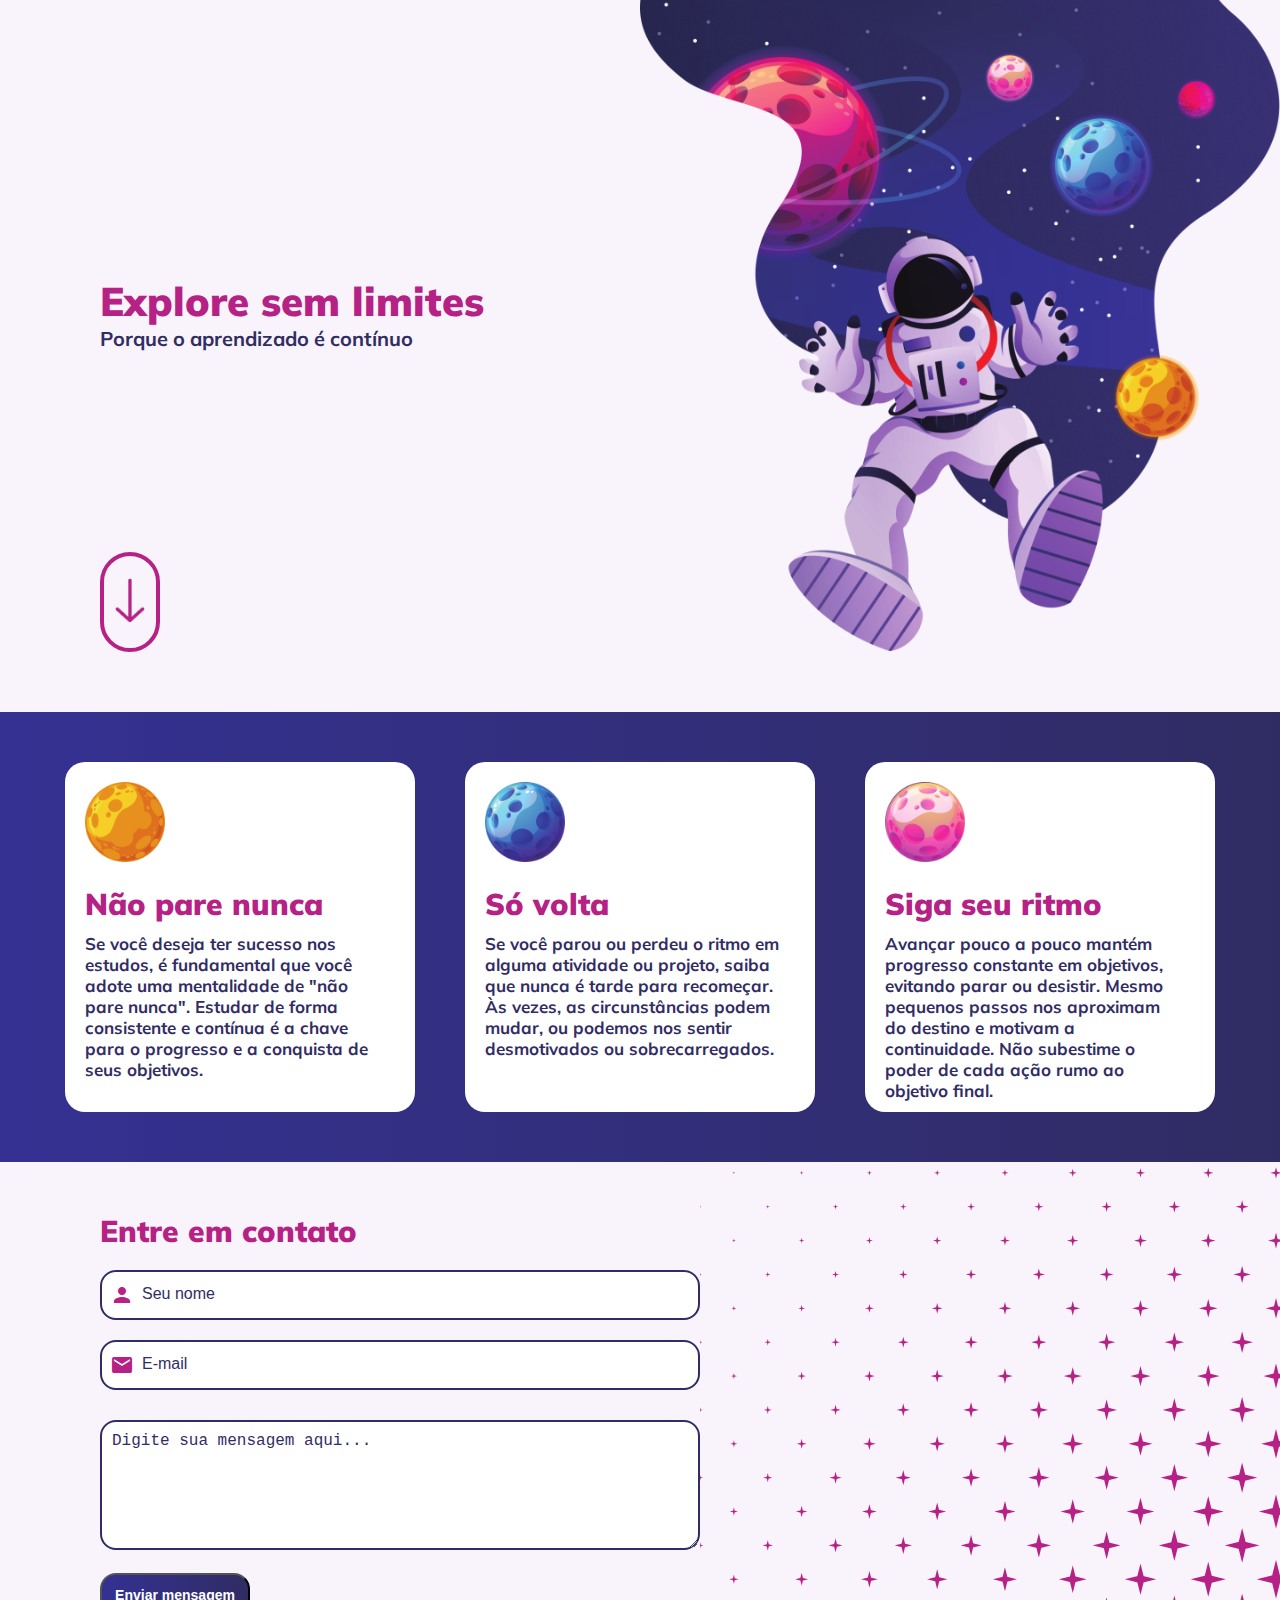
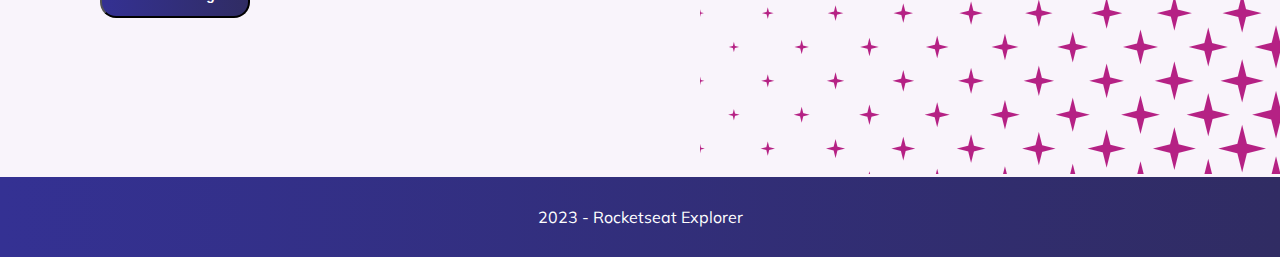
<file: explorer/exploreSemLimites/index.html>
<!DOCTYPE html>
<html lang="pt-br">
<head>
    <link rel="preconnect" href="https://fonts.googleapis.com">
    <link rel="preconnect" href="https://fonts.gstatic.com" crossorigin>
    
    <meta charset="UTF-8">
    <meta name="viewport" content="width=device-width, initial-scale=1.0">
    <title>Explore sem limites</title>
    <link rel="stylesheet" href="./refactorStyle.css">
    <link href="https://fonts.googleapis.com/css2?family=Mulish:ital,wght@0,200..1000;1,200..1000&display=swap" rel="stylesheet">
    <link rel="stylesheet" href="https://fonts.googleapis.com/icon?family=Material+Icons">
</head>
<body>
   

    <header>
        <nav>
            <img src="./assets/backgroundSpace.png" alt="imagem de um astronauta no espaço">
            
            <h1>Explore sem limites</h1>
            <p>Porque o aprendizado é contínuo</p>
            <button>
                <img src="./assets/arrow.png" alt="seta para baixo">
            </button>
        </nav>
    </header>
    <main>
        <section>
            <img src="./assets/planetOne.png" alt="planeta">
            <div class="section-description">
                
                <h1>Não pare nunca</h1>
                <p>Se você deseja ter sucesso nos estudos, é fundamental que você adote uma mentalidade de "não pare nunca". 
                    Estudar de forma consistente e contínua é a chave para o progresso e a conquista de seus objetivos.
                </p>
            </div>
        </section>
        <section>
            <img src="./assets/planetTwo.png" alt="planeta">
            <div class="section-description">
                
                <h1>Só volta</h1>
                <p>Se você parou ou perdeu o ritmo em alguma atividade ou projeto, saiba que nunca é tarde para recomeçar.
                    Às vezes, as circunstâncias podem mudar, ou podemos nos sentir desmotivados ou sobrecarregados.
                </p>
            </div>
            
        </section>
        <section>
            
            <img src="./assets/planetThree.png" alt="planeta">
            <div class="section-description">
                
                <h1>Siga seu ritmo</h1>
                <p>Avançar pouco a pouco mantém progresso constante em objetivos, evitando parar ou desistir.
                    Mesmo pequenos passos nos aproximam do destino e motivam a continuidade.
                    Não subestime o poder de cada ação rumo ao objetivo final.
                </p>
            </div>
        </section>
        
        
    </main>
    <div class="form">
        <form>
            <h1>Entre em contato</h1>
            <div class="input-container">
                <label for="name">Nome:</label>
                <input type="text" name="name" id="name" placeholder="Seu nome" />
                <span class='material-icons'>person</span>

            </div>
            <div class="input-container">
                <label for="email">E-mail:</label>
                <input type="text" name="email" id="email" placeholder="E-mail" /> 
                <span class='material-icons'>email</span>

            </div>

            

            <label for="message">Mensagem:</label>
            <textarea name="message" id="message" placeholder="Digite sua mensagem aqui..."></textarea>
            <button>Enviar mensagem</button>
        </form>
        <div class="backgroundStar">
            <img src="./assets/backgroundStar.png" alt="fundo estrelado">
        </div>

    </div>
    <footer>
        <p>2023 - Rocketseat Explorer</p>
    </footer>
   
  

</body>
</html>
</file>
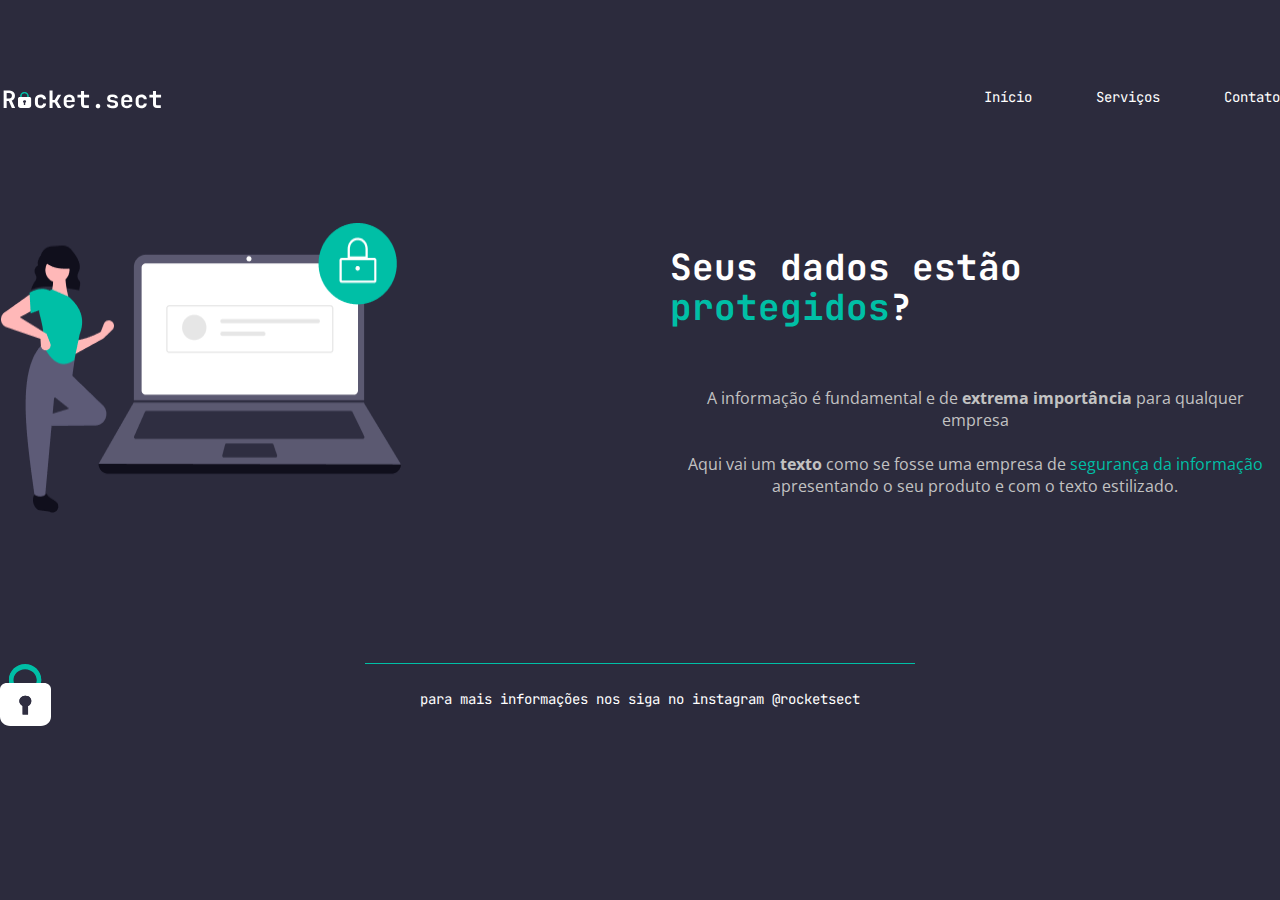
<file: explorer/stage-02/challenge-recreating-layout/index.html>
<!DOCTYPE html>
<html lang="pt-br">
<head>
    <link rel="preconnect" href="https://fonts.googleapis.com">
    <link rel="preconnect" href="https://fonts.gstatic.com" crossorigin>
    <meta charset="UTF-8">
    <meta http-equiv="X-UA-Compatible" content="IE=edge">
    <meta name="viewport" content="width=device-width, initial-scale=1.0">
    <title>Rocket.sect</title>

<link href="https://fonts.googleapis.com/css2?family=JetBrains+Mono:wght@400;700&family=Mulish:wght@400;700&family=Open+Sans:wght@400;700&display=swap" rel="stylesheet">

    <link rel="stylesheet" href="style.css">
</head>
<body>

    <div class="page">
        <nav>
            <img id="logo" src="imagens/logo.svg" alt="logotipo rocket.sect">
            <ul>
                <li><a href="#">Início</a></li>
                <li><a href="#">Serviços</a></li>
                <li><a href="#">Contato</a></li>
            </ul>
        </nav>
        <main>
            <img src="imagens/img1.png" alt="Mulher de pé vestindo camiseta verde ao lado de um computador com um ícone de cadeado fechado no canto superior direito.">
            <section>
                <h1>Seus dados estão <span>protegidos</span>?</h1>
                <p>A informação é fundamental e de <strong>extrema importância</strong> para qualquer<br> empresa
                <br><br>    
                Aqui vai um <strong>texto</strong> como se fosse uma empresa de <span>segurança da informação</span><br> apresentando o seu produto e com o texto estilizado.</p>
            </section>
        </main>
        <footer>
            <div class="line">
                
                <p>para mais informações nos siga no instagram @rocketsect</p>
            </div>
            <img id="padlock" src="imagens/padlock.svg" alt="Cadeado fechado">
        </footer>
</div>
</body>
</html>
</file>
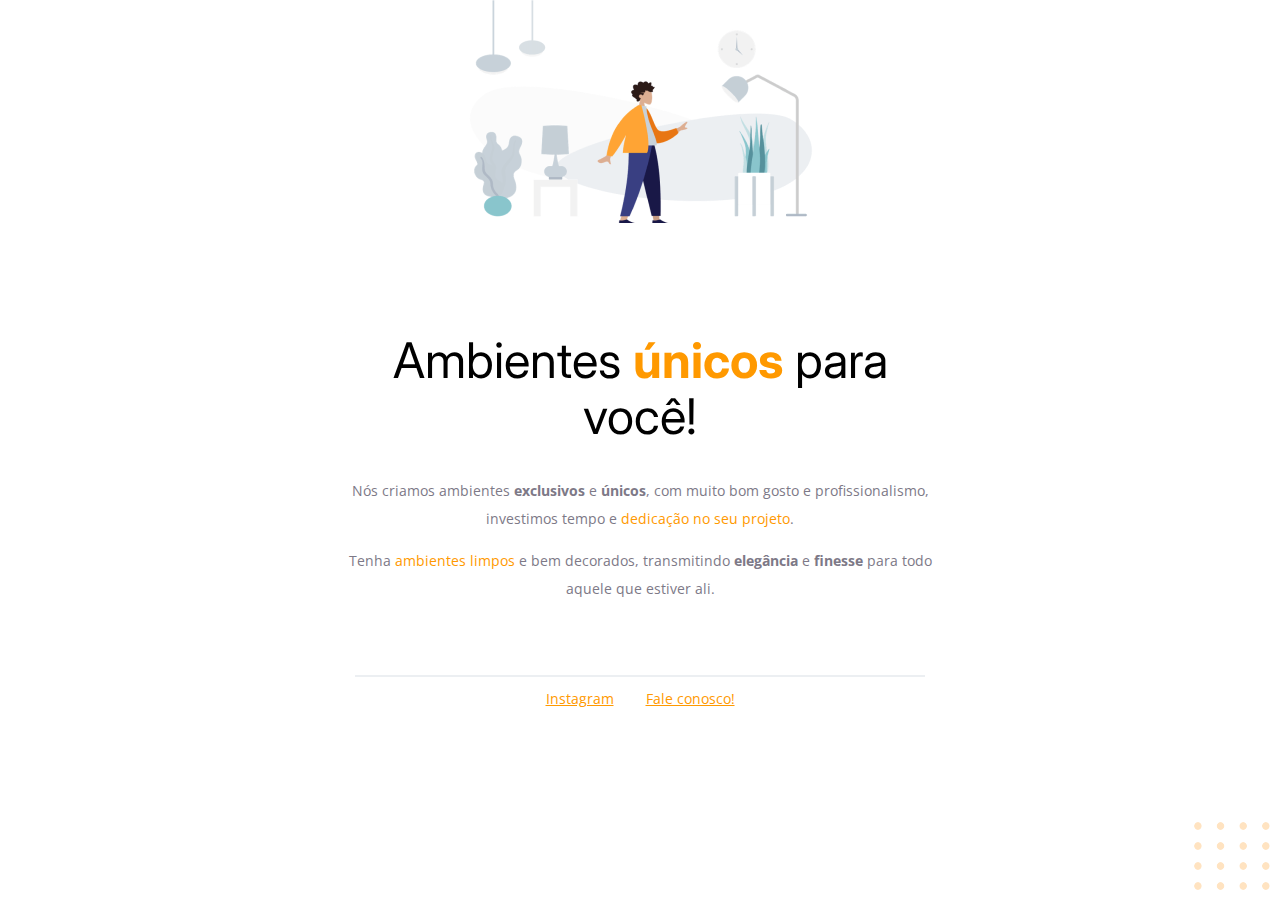
<file: explorer/stage-02/project-one/index.html>
<!DOCTYPE html>
<html lang="pt-br">
<head>
    <link rel="preconnect" href="https://fonts.googleapis.com">
    <link rel="preconnect" href="https://fonts.gstatic.com" crossorigin>

    <meta charset="UTF-8">
    <meta name="viewport" content="width=device-width, initial-scale=1.0">
    <title>Móveis Customizados</title>

    <link href="https://fonts.googleapis.com/css2?family=Inter:wght@400;700&family=Open+Sans:wght@400;700&display=swap" rel="stylesheet">

    <link rel="stylesheet" href="styles.css">
</head>

<body>

   

    <div id="hero">
        <img src="imagens/image1.png" alt="Desenho de uma pessoa vestindo uma camisa laranja e claça azul e ao redor movéis">

        <h1>Ambientes <span>únicos</span> para você!</h1>

        <p>Nós criamos ambientes <strong>exclusivos</strong> e <strong>únicos</strong>, 
           com muito bom gosto e profissionalismo, 
           investimos tempo e <span>dedicação no seu projeto</span>. 
        
        </p>

        <p>Tenha <span>ambientes limpos</span> e bem decorados, 
           transmitindo <strong>elegância</strong>  e <strong>finesse</strong> para todo aquele que estiver ali.
        </p>
    </div>

    <div id="footer">

        <div class="line"></div>

        <a href="https://www.instagram.com/" target="_blank">Instagram</a>
       
        <a href="">Fale conosco!</a>

    </div>
    <img  id="balls" src="imagens/balls.svg" alt="bolinhas alaranjadas no canto inferior direito">
    
</body>
</html>
</file>
<file: explorer/exploreSemLimites/refactorStyle.css>
* {
    margin: 0;
    padding: 0;
    box-sizing: border-box;
}
:root {
    font-size: 62.5%;
    --color-base-white: #FFFFFF;
    --color-base-pink: #B52184;
    --color-base-gray: #F9F4FB;
    --color-base-purple: #312D64;
    --color-base-gradiente: linear-gradient(to right,#343193,#302C63);
}

/* Mobile */

body {
    
    font-family: "Mulish", sans-serif;
    background: var(--color-base-gray);
    margin-inline: auto;
  
}

/*max-width: 43rem;*/
header {
    
    display: flex;
    flex-direction: column;   
    
}
nav {
     
    text-align: center;
    
       
}
nav img {
    width: 35rem;
}
nav h1 {
    font-weight: 900;
    font-size: 3rem;
    color: var(--color-base-pink);
    
}

nav p {
    color: var(--color-base-purple);
    font-size: 1.8rem;
    font-weight:700;
    
}
nav button {
    width: 6rem;
    height: 10rem;
    border: 0.4rem solid var(--color-base-pink);
    border-radius: 3rem;
    background: transparent;

    margin: 2rem auto 4rem;
}

nav button img {
    width: 3rem;
    height: 4.5rem;
}


main {
    width: 100%;
    display: flex;
    flex-direction: column;
    background: var(--color-base-gradiente);
    padding: 5rem;
    gap: 2rem;
    
        
}

section {
    width: 35rem;
    height: 35rem;
    background: var(--color-base-white);
    border-radius: 2rem;
    margin-inline: auto;
  
   

      
}

section img {
    width: 8rem;
    height: 8rem;
    margin: 2rem;
}

.section-description {
    width: 30rem;
    height: 17rem;
    margin-left: 2rem;
}

section h1{
    font-weight: 900;
    font-size: 3rem;
    color: var(--color-base-pink);    
    margin-bottom: 1rem;
}

section p {
    color: var(--color-base-purple);
    font-size: 1.7rem;
    font-weight:700;
}


form {
    width: 35rem;
    margin-inline: auto;
   
}

.form {
    background: var(--color-base-gray);
    margin: 5rem auto 0;

    width: 100%;

}

form h1 {
    font-weight: 900;
    font-size: 3rem;
    color: var(--color-base-pink);
    text-align: left;
    margin-top: 5rem;
}

form label {
    display: none;
}

/* estilização dos inputs com ícones*/
.input-container {
    width: 35rem;
    position: relative;
    display: flex;
    margin: 2rem auto;
}
.input-container input{
    width: 100%;
    height: 5rem;
    padding: 1rem 1rem 1rem 4rem;
    border: 0.25rem solid var(--color-base-purple);
    border-radius: 1.6rem;
    
  
}

.input-container .material-icons {
    position: absolute;
    left: 1rem;
    top: 50%;
    
    pointer-events: none;
   
    
}

.input-container input::placeholder {
    color: var(--color-base-purple);
    font-size: 1.6rem;
    font-weight: 500;
}

.input-container span {
    color: var(--color-base-pink);
    transform: translateY(-50%);
}

/*Estilização textarea*/
form textarea {
    width: 100%;
    height: 13rem;

    border: 0.25rem solid var(--color-base-purple);
    border-radius: 1.6rem; 
    margin: 1rem auto;
}
form textarea::placeholder {
  
    color: var(--color-base-purple);
    font-size: 1.6rem;
    font-weight: 500;
    padding: 1rem 4rem 1rem 1rem;


}

/*Estilização Botão*/
form button {
    width: 15rem;
    height: 4.5rem;
    border-radius: 1.6rem;
    background: var(--color-base-gradiente);
    font-size: 1.4rem;
    color:var(--color-base-white);
    font-weight: bold;
    margin: 1rem auto;
}

.backgroundStar {
    display: none;
}


footer {
    width: 100%;
    min-height: 8rem;
    background: var(--color-base-gradiente);
    display: flex;
    align-items: center;
    justify-content: center;

    margin-top: 5rem;
}

footer p {
    font-size: 1.6rem;
    font-weight: 400;
    color: var(--color-base-white);
 
}

/* Desktop */
@media(min-width:1000px){

    header {
        margin-bottom: 6rem;
    }
   
   nav {
    display: grid;
    grid-template-columns: repeat(2,1fr);
    grid-template-rows: repeat(2,1fr);
    
   }
   nav img, h1, p {
    width: 100%;
   }
   nav img {
    grid-column: 2/3;
    grid-row: 1/3;
    justify-self: center;
   }

   nav p,  button {
    grid-column: 1/2;
    grid-row: 2/3;
   }

   nav h1 {
    align-self: end;
    font-size: 4rem;
    text-align: left;
    margin: auto auto 0 10rem;

   }

   nav p {
    
    font-size: 2rem;
    text-align: left;
    margin: 0 auto auto 10rem;

   }
   nav button {
    margin: auto auto 0 10rem;

   }

   main {
    
    flex-direction: row;
   
    
   }
   .backgroundStar {
    display: block;
   }
   .form {
    display: flex;
    margin: 0 auto;
     
   }
  
    form {
        width: 60rem;
        height: 42rem;
        margin-left: 10rem;
       
    }

    .input-container {
       width: 60rem;
    }

 
   
   footer {
    margin-top: 0;
    text-align: center;
   }
      
 

   

    
    

}
</file>
<file: explorer/stage-02/challenge-recreating-layout/style.css>
body {

    background: #2C2B3D;
    margin: 0;

    
    font-family: 'Open Sans', sans-serif;

    min-height: 100vh;
}

.page {
    width: 1280px;
    margin: 0 auto;
    padding-top: 70px;
}

nav {
    display: flex;
    justify-content: space-between;
    align-items: center;
 
    margin-bottom: 100px;
}

ul {

    display: flex;
    list-style: none;
    gap: 64px;

    
}

ul li a{
    color: #FFF;
    text-decoration: none;
    font-size: 14px;
}

ul li a:hover {
    color: #00BFA6;
    text-decoration: none;
    
    font-weight: bold;
}

main {
    display: flex;
    justify-content: space-between;
    margin-bottom: 150px;
}


h1, ul {
    font-family: 'JetBrains Mono', monospace;
}

h1 {
    width: 610px;
    font-size: 36px;
    color:#FFF;
    line-height: 40px;
    font-weight: bold;

    margin-bottom: 60px;
   
}



section p {
    font-family: 'Open Sans', sans-serif;
    color: #C2C2C2;
    font-size: 16px;
    text-align: center;
    
}

h1 span, p span {
    color: #00BFA6;
}



.line  {
    width: 550px;
    height: 1px;
    background: #00BFA6;
    margin: 0 auto;
    
    
}

footer  p {
    color: #FFF;
    text-align: center;
    font-family: 'JetBrains Mono', monospace;
    font-size: 14px;
    padding-top: 27px;
   
}
</file>
<file: explorer/stage-02/project-one/styles.css>
body {
    font-family: 'Open Sans', sans-serif;
    text-align: center;

    margin: 0;
}

#hero {
    width: 592px;
    margin: 0 auto 72px;
}

#hero img {
    margin-bottom: 72px;;
}

h1 {
    font-family: 'Inter', sans-serif;
    font-size: 49px;
    line-height: 56px; 
    font-weight: normal;

    margin-bottom: 32px;

}

h1 span {
    font-weight: bold;
}



span, a {
    color: #FF9900;
}

p, #footer {
    color: #7D7987;
    font-size: 14px;
    line-height: 28px;
}


#footer a + a{
    margin-left: 28px;
}

.line {
    width: 568px;
    height: 0px;

    margin: 0 auto 8px ;

    border: 1px solid #ECEFF2;
}

#balls {
    position: fixed;
    bottom: 0px;
    right: 0px;
}
</file>
